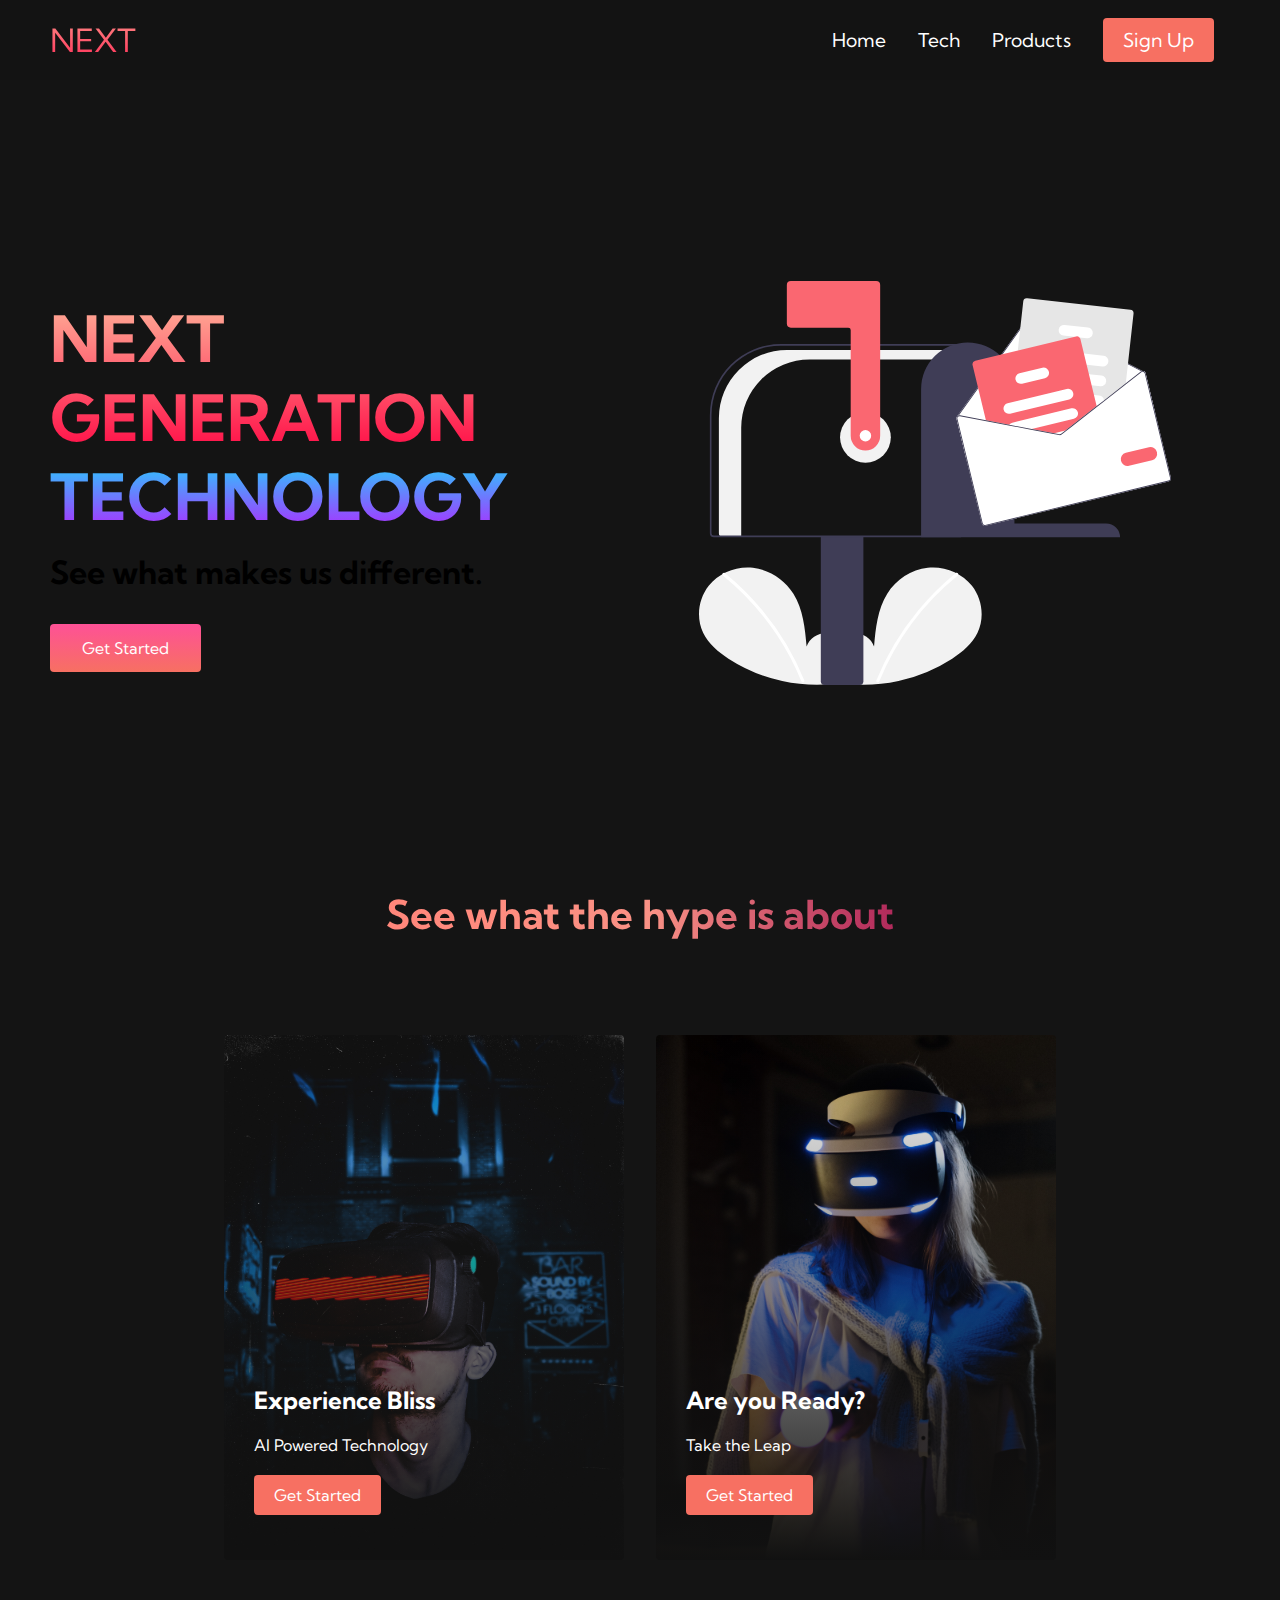
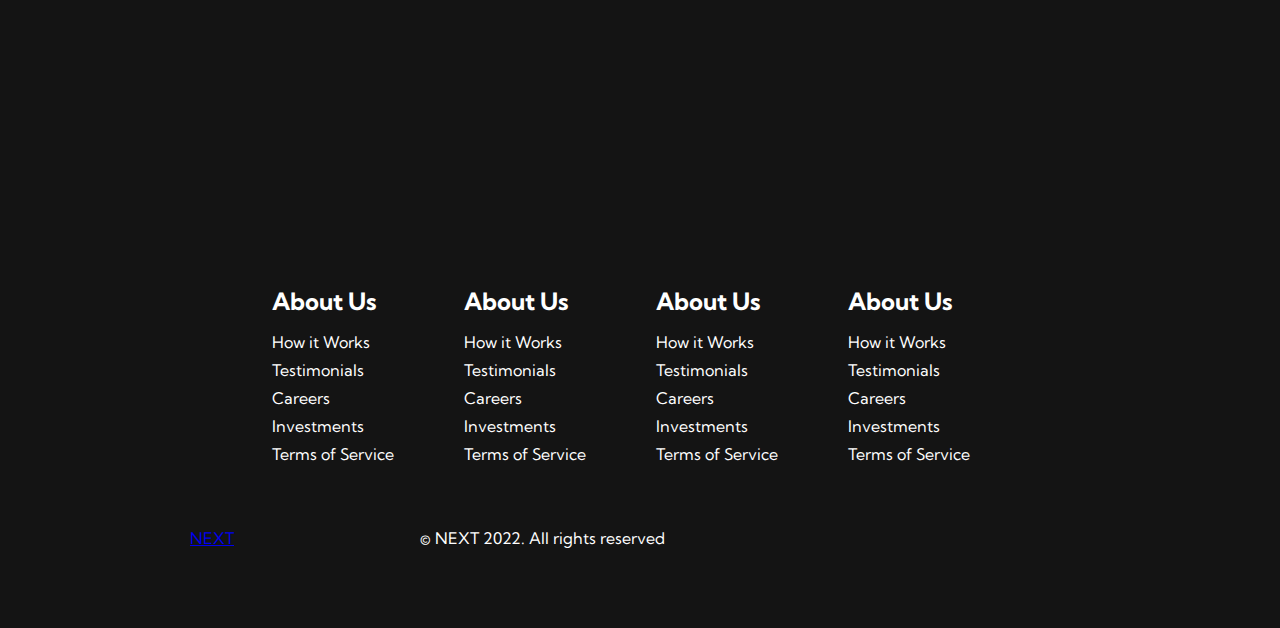
<file: index.html>
<!DOCTYPE html>
<html lang="en">
<head>
    <meta charset="UTF-8">
    <meta http-equiv="X-UA-Compatible" content="IE=edge">
    <meta name="viewport" content="width=device-width, initial-scale=1.0">
    <title>NEXT Website</title>
    <link rel="stylesheet" href="styles.css">
    <link href="https://fonts.googleapis.com/css2?family=Kumbh+Sans:wght@400;700&display=swap" rel="stylesheet">
</head>
<body>
    <!--Navbar Section-->
    <nav class="navbar">
        <div class="navbar__container">
            <a href="/" id="navbar__logo">NEXT</a>
            <div class="navbar__toggle" id="mobile-menu">
                <span class="bar"></span>
                <span class="bar"></span>
                <span class="bar"></span>
            </div>
            <ul class="navbar__menu">
                <li class="navbar__item">
                    <a href="/" class="navbar__links">Home</a>
                </li>
                <li class="navbar__item">
                    <a href="/tech.html" class="navbar__links">Tech</a>
                </li>
                <li class="navbar__item">
                    <a href="/" class="navbar__links">Products</a>
                </li>
                <li class="navbar__btn">
                    <a href="/" class="button">Sign Up</a>
                </li>
            </ul>
        </div>
    </nav>
    
    <!--Hero Section-->
    <div class="main">
        <div class="main__container">
            <div class="main__content">
                <h1>NEXT GENERATION</h1>
                <h2>TECHNOLOGY</h2>
                <p>See what makes us different.</p>
                <button class="main__btn"><a href="/">Get Started</a></button>
            </div>
            <div class="main__img--container">
                <img src="images/pic1.svg" alt="pic" id="main__img">
            </div>
        </div>
    </div>

    <!--Services Section-->
    <div class="services">
        <h1>See what the hype is about</h1>
        <div class="services__container">
            <div class="services__card">
                <h2>Experience Bliss</h2>
                <p>AI Powered Technology</p>
                <button>Get Started</button>
            </div>
            <div class="services__card">
                <h2>Are you Ready?</h2>
                <p>Take the Leap</p>
                <button>Get Started</button>
            </div>
        </div>
    </div>

    <!--Footer-->
    <div class="footer__container">
        <div class="footer__links">
            <div class="footer__link--wrapper">
                <div class="footer__link--items">
                    <h2>About Us</h2>
                    <a href="/">How it Works</a>
                    <a href="/">Testimonials</a>
                    <a href="/">Careers</a>
                    <a href="/">Investments</a>
                    <a href="/">Terms of Service</a>
                </div>
                <div class="footer__link--items">
                    <h2>About Us</h2>
                    <a href="/">How it Works</a>
                    <a href="/">Testimonials</a>
                    <a href="/">Careers</a>
                    <a href="/">Investments</a>
                    <a href="/">Terms of Service</a>
                </div>
            </div>
            <div class="footer__link--wrapper">
                <div class="footer__link--items">
                    <h2>About Us</h2>
                    <a href="/">How it Works</a>
                    <a href="/">Testimonials</a>
                    <a href="/">Careers</a>
                    <a href="/">Investments</a>
                    <a href="/">Terms of Service</a>
                </div>
                <div class="footer__link--items">
                    <h2>About Us</h2>
                    <a href="/">How it Works</a>
                    <a href="/">Testimonials</a>
                    <a href="/">Careers</a>
                    <a href="/">Investments</a>
                    <a href="/">Terms of Service</a>
                </div>
            </div>
        </div>
        <div class="social__media">
            <div class="social__media--wrap">
                <div class="footer__logo">
                    <a href="/" id="footer_logo"><i class="fas-fa-gem"></i>NEXT</a>
                </div>
                <p class="website__rights">© NEXT 2022. All rights reserved</p>
                <div class="social__icons">
                    <a href="/" class="social__icon--link" target="_blank">
                        <i class="fab fa-facebook"></i>
                    </a>
                    <a href="/" class="social__icon--link" target="_blank">
                        <i class="fab fa-instagram"></i>
                    </a>
                    <a href="/" class="social__icon--link" target="_blank">
                        <i class="fab fa-twitter"></i>
                    </a>
                    <a href="/" class="social__icon--link" target="_blank">
                        <i class="fab fa-linkedin"></i>
                    </a>
                    <a href="/" class="social__icon--link" target="_blank">
                        <i class="fab fa-youtube"></i>
                    </a>
                </div>
            </div>
        </div>
    </div>

    <script src="app.js"></script>
</body>
</html>
</file>
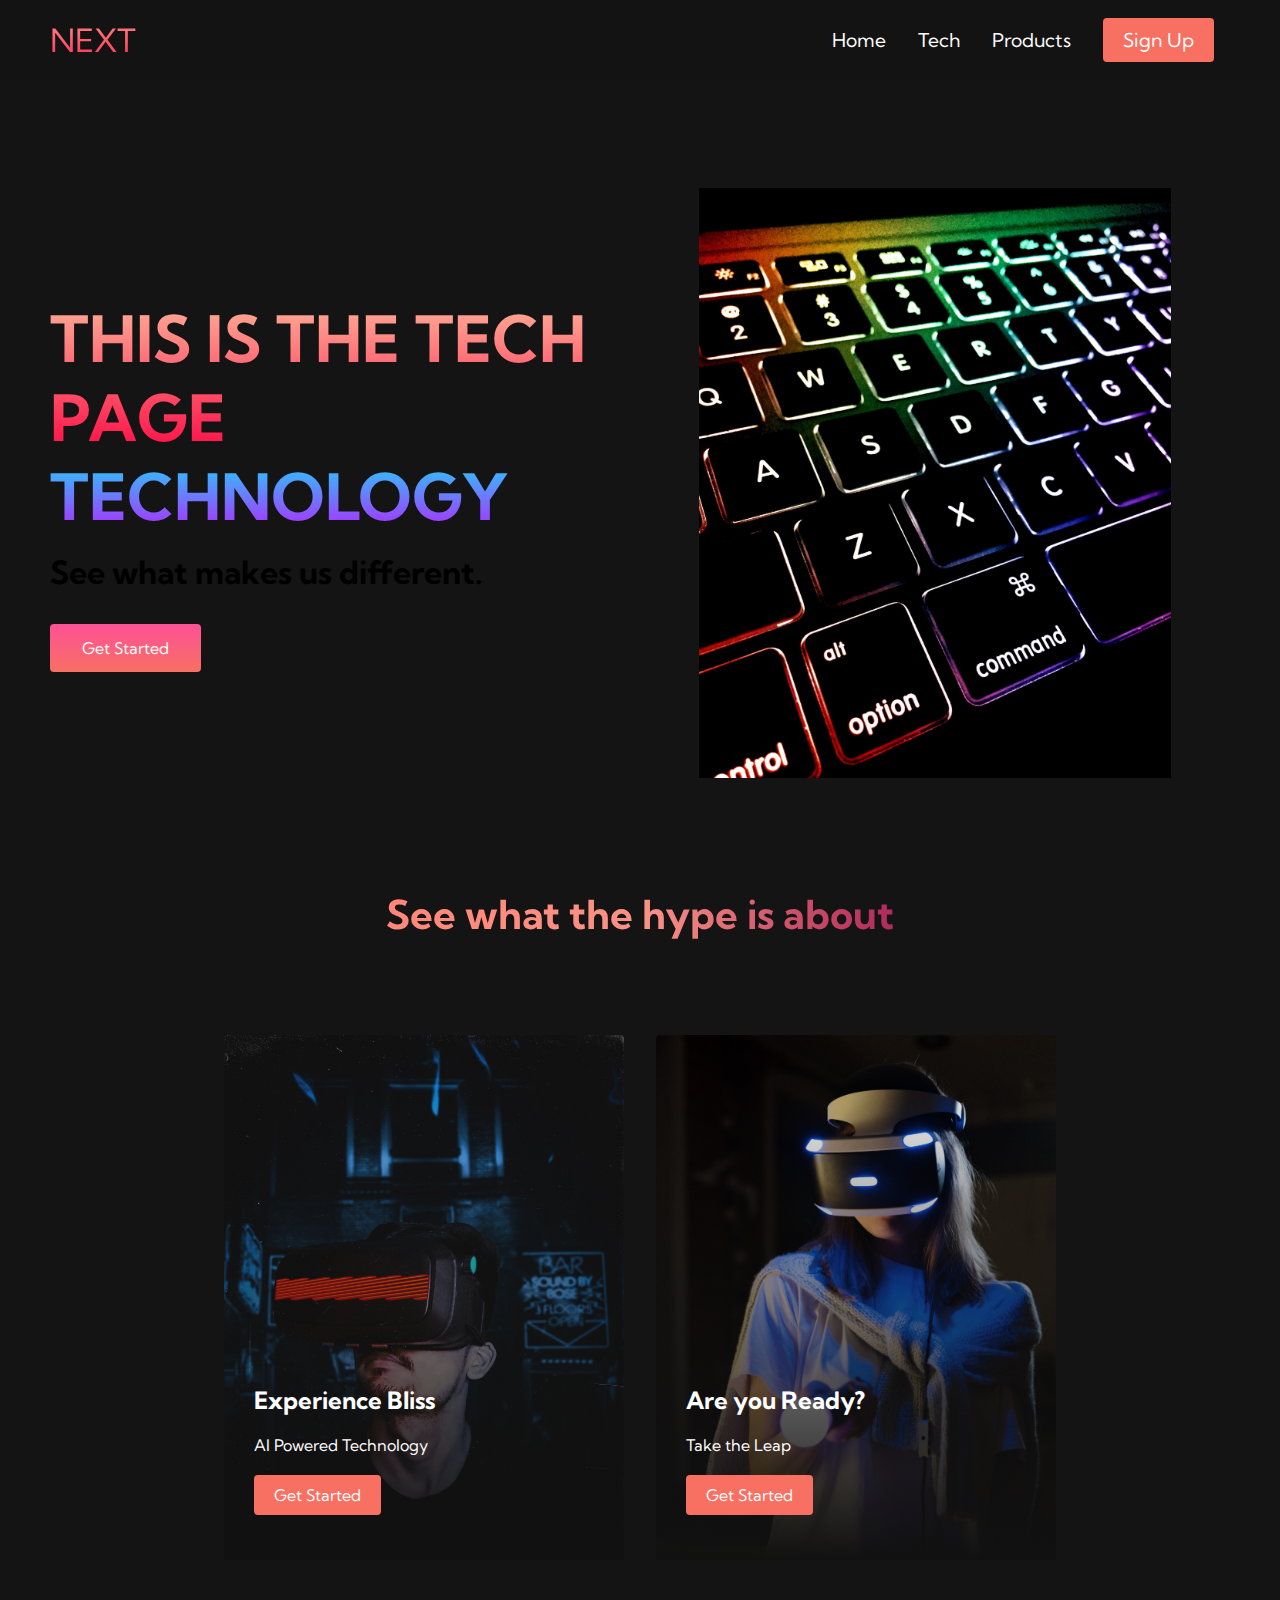
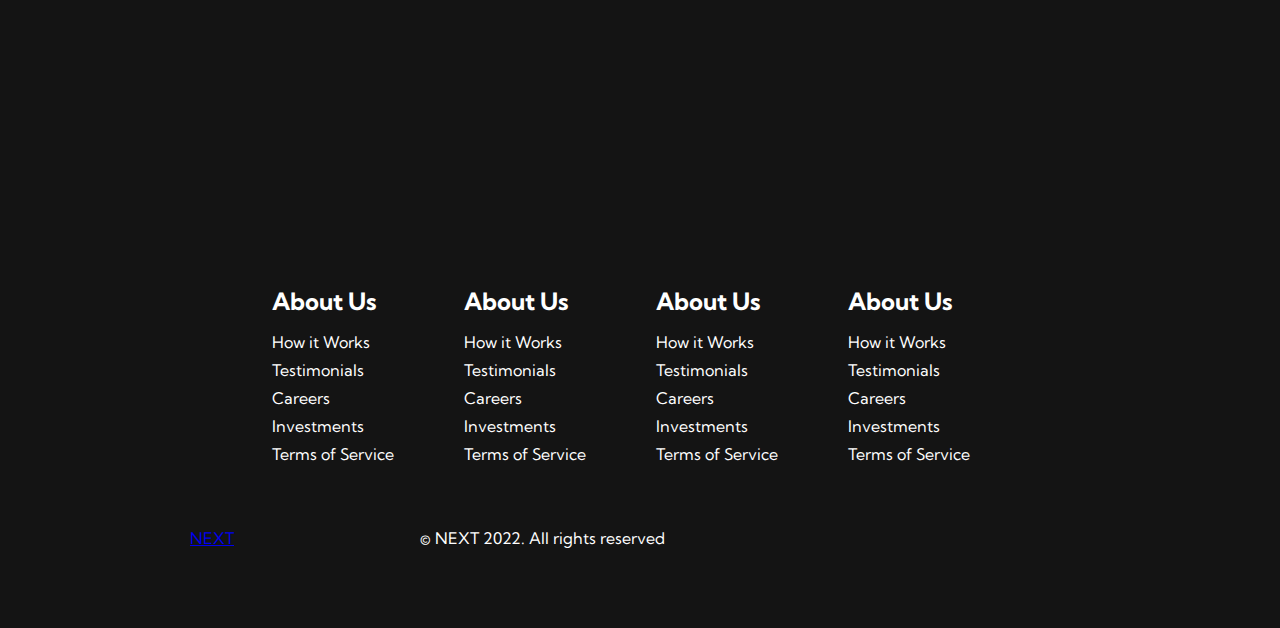
<file: tech.html>
<!DOCTYPE html>
<html lang="en">
<head>
    <meta charset="UTF-8">
    <meta http-equiv="X-UA-Compatible" content="IE=edge">
    <meta name="viewport" content="width=device-width, initial-scale=1.0">
    <title>NEXT Website</title>
    <link rel="stylesheet" href="styles.css">
    <link href="https://fonts.googleapis.com/css2?family=Kumbh+Sans:wght@400;700&display=swap" rel="stylesheet">
</head>
<body>
    <!--Navbar Section-->
    <nav class="navbar">
        <div class="navbar__container">
            <a href="/" id="navbar__logo">NEXT</a>
            <div class="navbar__toggle" id="mobile-menu">
                <span class="bar"></span>
                <span class="bar"></span>
                <span class="bar"></span>
            </div>
            <ul class="navbar__menu">
                <li class="navbar__item">
                    <a href="/" class="navbar__links">Home</a>
                </li>
                <li class="navbar__item">
                    <a href="/tech.html" class="navbar__links">Tech</a>
                </li>
                <li class="navbar__item">
                    <a href="/" class="navbar__links">Products</a>
                </li>
                <li class="navbar__btn">
                    <a href="/" class="button">Sign Up</a>
                </li>
            </ul>
        </div>
    </nav>
    
    <!--Hero Section-->
    <div class="main">
        <div class="main__container">
            <div class="main__content">
                <h1>THIS IS THE TECH PAGE</h1>
                <h2>TECHNOLOGY</h2>
                <p>See what makes us different.</p>
                <button class="main__btn"><a href="/">Get Started</a></button>
            </div>
            <div class="main__img--container">
                <img src="images/pic2.jpg" alt="pic" id="main__img">
            </div>
        </div>
    </div>

    <!--Services Section-->
    <div class="services">
        <h1>See what the hype is about</h1>
        <div class="services__container">
            <div class="services__card">
                <h2>Experience Bliss</h2>
                <p>AI Powered Technology</p>
                <button>Get Started</button>
            </div>
            <div class="services__card">
                <h2>Are you Ready?</h2>
                <p>Take the Leap</p>
                <button>Get Started</button>
            </div>
        </div>
    </div>

    <!--Footer-->
    <div class="footer__container">
        <div class="footer__links">
            <div class="footer__link--wrapper">
                <div class="footer__link--items">
                    <h2>About Us</h2>
                    <a href="/">How it Works</a>
                    <a href="/">Testimonials</a>
                    <a href="/">Careers</a>
                    <a href="/">Investments</a>
                    <a href="/">Terms of Service</a>
                </div>
                <div class="footer__link--items">
                    <h2>About Us</h2>
                    <a href="/">How it Works</a>
                    <a href="/">Testimonials</a>
                    <a href="/">Careers</a>
                    <a href="/">Investments</a>
                    <a href="/">Terms of Service</a>
                </div>
            </div>
            <div class="footer__link--wrapper">
                <div class="footer__link--items">
                    <h2>About Us</h2>
                    <a href="/">How it Works</a>
                    <a href="/">Testimonials</a>
                    <a href="/">Careers</a>
                    <a href="/">Investments</a>
                    <a href="/">Terms of Service</a>
                </div>
                <div class="footer__link--items">
                    <h2>About Us</h2>
                    <a href="/">How it Works</a>
                    <a href="/">Testimonials</a>
                    <a href="/">Careers</a>
                    <a href="/">Investments</a>
                    <a href="/">Terms of Service</a>
                </div>
            </div>
        </div>
        <div class="social__media">
            <div class="social__media--wrap">
                <div class="footer__logo">
                    <a href="/" id="footer_logo"><i class="fas-fa-gem"></i>NEXT</a>
                </div>
                <p class="website__rights">© NEXT 2022. All rights reserved</p>
                <div class="social__icons">
                    <a href="/" class="social__icon--link" target="_blank">
                        <i class="fab fa-facebook"></i>
                    </a>
                    <a href="/" class="social__icon--link" target="_blank">
                        <i class="fab fa-instagram"></i>
                    </a>
                    <a href="/" class="social__icon--link" target="_blank">
                        <i class="fab fa-twitter"></i>
                    </a>
                    <a href="/" class="social__icon--link" target="_blank">
                        <i class="fab fa-linkedin"></i>
                    </a>
                    <a href="/" class="social__icon--link" target="_blank">
                        <i class="fab fa-youtube"></i>
                    </a>
                </div>
            </div>
        </div>
    </div>

    <script src="app.js"></script>
</body>
</html>
</file>
<file: styles.css>
* {
    box-sizing: border-box;
    margin: 0;
    padding: 0;
    font-family: "Kumbh Sans", sans-serif;
}

/* Navbar Section */

.navbar {
    background: #131313;
    height: 80px;
    display: flex;
    justify-content: center;
    align-items: center;
    font-size: 1.2rem;
    position: sticky;
    top: 0;
    z-index: 999;
}

.navbar__container {
    display: flex;
    justify-content: space-between;
    height: 80px;
    z-index: 1;
    width: 100%;
    max-width: 1300px;
    margin: 0 auto;
    padding: 0 50px;
}

#navbar__logo {
    background-color: #ff8177;
    background-image: linear-gradient(to top, #ff0844 0%, #ffb199 100%);
    background-size: 100%;
    -webkit-background-clip: text;
    -moz-background-clip: text;
    -webkit-text-fill-color: transparent;
    -moz-text-fill-color: transparent;
    display: flex;
    align-items: center;
    cursor: pointer;
    text-decoration: none;
    font-size: 2rem;
}

.fa-gem {
    margin-right: 0.5rem;
}

.navbar__menu {
    display: flex;
    align-items: center;
    list-style: none;
    text-align: center;
}

.navbar__item {
    height: 80px;
}

.navbar__links {
    color: white;
    display: flex;
    align-items: center;
    justify-content: center;
    text-decoration: none;
    padding: 0 1rem;
    height: 100%;
}

.navbar__btn {
    display: flex;
    justify-content: center;
    align-items: center;
    padding: 0 1rem;
    width: 100%;
}

.button {
    display: flex;
    justify-content: center;
    align-items: center;
    text-decoration: none;
    padding: 10px 20px;
    height: 100%;
    width: 100%;
    border: none;
    outline: none;
    border-radius: 4px;
    background: #f77062;
    color: #fff;
}

.button:hover {
    background: #4837ff;
    transition: all 0.3s ease;
}

.navbar__links:hover {
    color: #f77062;
    transition: all 0.3s ease;
}

@media screen and (max-width: 960px) {
    .navbar__container {
        display: flex;
        justify-content: space-between;
        height: 80px;
        z-index: 1;
        width: 100%;
        max-width: 1300px;
        padding: 0;
    }

    .navbar__menu {
        display: grid;
        grid-template-columns: auto;
        margin: 0;
        width: 100%;
        position: absolute;
        top: -1000px;
        opacity: 0;
        transition: all 0.5s ease;
        height: 50vh;
        z-index: -1;
        background: #131313;
    }

    .navbar__menu.active {
        background: #131313;
        top: 100%;
        opacity: 1;
        transition: all 0.5s ease;
        z-index: 99;
        height: 50vh;
        font-size: 1.6rem;
    }

    #navbar__logo {
        padding-left: 25px;
    }

    .navbar__toggle .bar {
        width: 25px;
        height: 3px;
        margin: 5px auto;
        transition: all 0.3s ease-in-out;
        background: #fff;
    }

    .navbar__item {
        width: 100%;
    }

    .navbar__links {
        text-align: center;
        padding: 2rem;
        width: 100%;
        display: table;
    }

    #mobile-menu {
        position: absolute;
        top: 20%;
        right: 5%;
        transform: translate(5%, 20%);
    }

    .navbar__btn {
        padding-bottom: 2rem;
    }

    .button {
        display: flex;
        justify-content: center;
        align-items: center;
        width: 80%;
        height: 80px;
        margin: 0;
    }

    .navbar__toggle .bar {
        display: block;
        cursor: pointer;
    }

    #mobile-menu.is-active .bar:nth-child(2) {
        opacity: 0;
    }

    #mobile-menu.is-active .bar:nth-child(1) {
        transform: translateY(8px) rotate(45deg);
    }

    #mobile-menu.is-active .bar:nth-child(3) {
        transform: translateY(-8px) rotate(-45deg);
    }
}

/* Hero Section */
.main {
    background-color: #141414;
}

.main__container {
    display: grid;
    grid-template-columns: 1fr 1fr;
    align-items: center;
    justify-self: center;
    margin: 0 auto;
    height: 90vh;
    background-color: #141414;
    z-index: 1;
    width: 100%;
    max-width: 1300px;
    padding: 0 50px;
}

.main__content h1 {
    font-size: 4rem;
    background-color: #ff8177;
    background-image: linear-gradient(to top, #ff0844 0%, #ffb199 100%);
    background-size: 100%;
    -webkit-background-clip: text;
    -moz-background-clip: text;
    -webkit-text-fill-color: transparent;
    -moz-text-filled-color: transparent;
}

.main__content h2 {
    font-size: 4rem;
    background-color: #ff8177;
    background-image: linear-gradient(to top, #b721ff 0%, #21d4fd 100%);
    background-size: 100%;
    -webkit-background-clip: text;
    -moz-background-clip: text;
    -webkit-text-fill-color: transparent;
    -moz-text-filled-color: transparent;
}

.main__content p {
    margin-top: 1rem;
    font-size: 2rem;
    font-weight: 700;
}

.main__btn {
    font-size: 1rem;
    background-image: linear-gradient(to top, #f77062 0%, #fe5196 100%);
    padding: 14px 32px;
    border: none;
    border-radius: 4px;
    color: #fff;
    margin-top: 2rem;
    cursor: pointer;
    position: relative;
    transition: all 0.35s;
    outline: none;
}

.main__btn a {
    position: relative;
    z-index: 2;
    color: #fff;
    text-decoration: none;
}

.main__btn:after {
    position: absolute;
    content: "";
    top: 0;
    left: 0;
    width: 0;
    height: 100%;
    background: #4837ff;
    transition: all 0.35s;
    border-radius: 4px;
}

.main__btn:hover {
    color: #fff;

}

.main__btn:hover:after {
    width: 100%;
}

.main__img--container {
    text-align: center;
}

#main__img {
    height: 80%;
    width: 80%;
}

/* Mobile Responsive */

@media screen and (max-width: 768px) {
    .main__container {
        display: grid;
        grid-template-columns: auto;
        align-items: center;
        justify-self: center;
        width: 100%;
        margin: 0 auto;
        height: 90vh;
    }

    .main__content {
        text-align: center;
        margin-bottom: 4rem;
    }

    .main__content h1 {
        font-size: 2.5rem;
        margin-top: 2rem;
    }

    .main__content h2 {
        font-size: 3rem;
    }

    .main__content p {
        margin-top: 1rem;
        font-size: 1.5rem;
    }
}

@media screen and (max-width: 480px) {
    .main__content h1 {
        font-size: 2rem;
        margin-top: 3rem;
    }

    .main__content h2 {
        font-size: 2rem;
    }

    .main__content p {
        margin-top: 2rem;
        font-size: 1.5rem;
    }

    .main_btn {
        padding: 12px 36px;
        margin: 2.5rem 0;
    }
}

/* Services Section */
.services {
    background: #141414;
    display: flex;
    flex-direction: column;
    align-items: center;
    height: 100vh;
}

.services h1 {
    background-color: #ff8177;
    background-image: linear-gradient(
        to right,
        #ff8177 0%,
        #ff867a 0%,
        #ff8c7f 21%,
        #f99185 52%,
        #cf556c 78%,
        #b12a5b 100%
    );
    background-size: 100%;
    margin-bottom: 5rem;
    font-size: 2.5rem;
    -webkit-background-clip: text;
    -moz-background-clip: text;
    -webkit-text-fill-color: transparent;
    -moz-text-filled-color: transparent;
}

.services__container {
    display: flex;
    justify-content: center;
    flex-wrap: wrap;
}

.services__card {
    margin: 1rem;
    height: 525px;
    width: 400px;
    border-radius: 4px;
    background-image: linear-gradient(
        to bottom,
        rgba(0, 0, 0, 0) 0%,
        rgba(17, 17, 17) 100%
    ), url("/images/pic3.jpg");
    background-size: cover;
    position: relative;
    color: #fff;
}

.services__card:nth-child(2) {
    background-image: linear-gradient(
        to bottom,
        rgba(0, 0, 0, 0) 0%,
        rgba(17, 17, 17) 100%
    ), url("/images/pic4.jpg");
}

.services h2 {
    position: absolute;
    top: 350px;
    left: 30px;
}

.services__card p {
    position: absolute;
    top: 400px;
    left: 30px;
}

.services__card button {
    color: #fff;
    padding: 10px 20px;
    border: none;
    outline: none;
    border-radius: 4px;
    background: #f77062;
    position: absolute;
    top: 440px;
    left: 30px;
    font-size: 1rem;
    cursor: pointer;
}

.services__card:hover {
    transform: scale(1.075);
    transition: 0.2s ease-in;
    cursor: pointer;
}

@media screen and (max-width: 960px) {
    .services {
        height: 1600px;
    }

    .services h1 {
        font-size: 2rem;
        margin-top: 12rem;
    }
}

@media screen and (max-width: 480px) {
    .services {
        height: 1400px;
    }

    .services h1 {
        font-size: 1.2rem;
    }

    .services__card {
        width: 300px;
    }
}

/* Footer */

.footer__container {
    background-color: #141414;
    padding: 5rem 0;
    display: flex;
    flex-direction: column;
    justify-content: center;
    align-items: center;
}

#footer__logo {
    color: #fff;
    display: flex;
    align-items: center;
    cursor: pointer;
    text-decoration: none;
    font-size: 2rem;
}

.footer__links {
    width: 100%;
    max-width: 1000px;
    display: flex;
    justify-content: center;
}

.footer__link--wrapper {
    display: flex;
}

.footer__link--items {
    display: flex;
    flex-direction: column;
    align-items: flex-start;
    margin: 16px;
    text-align: left;
    width: 160px;
    box-sizing: border-box;
}

.footer__link--items h2 {
    margin-bottom: 16px;
}

.footer__link--items > h2 {
    color: #fff;
}

.footer__link--items a {
    color: #fff;
    text-decoration: none;
    margin-bottom: 0.5rem;
}

.footer__link--items a:hover {
    color: #e9e9e9;
    transition: 0.3 ease-out;
}

/* Social Icons */
.social__icon--link {
    color: #fff;
    font-size: 24px;
}

.social__media {
    max-width: 1000px;
    width: 100%;
}

.social__media--wrap {
    display: flex;
    justify-content: space-between;
    align-items: center;
    width: 90%;
    max-width: 1000px;
    margin: 40px auto 0 auto;
}

.social__icons {
    display: flex;
    justify-content: space-between;
    align-items: center;
    width: 240px;
}

.social__logo {
    color: #fff;
    display: flex;
    justify-self: flex-start;
    margin-left: 20px;
    cursor: pointer;
    text-decoration: none;
    font-size: 2rem;
    align-items: center;
    margin-bottom: 16px;
}

.website__rights {
    color: #fff;
}

@media screen and (max-width: 960px) {
    .footer__links {
        padding-top: 2rem;
    }

    #footer__logo {
        margin-bottom: 2rem;
    }

    .website__rights {
        margin-bottom: 2rem;
    }

    .footer__link--wrapper {
        flex-direction: column;
    }

    .social__media--wrap {
        flex-direction: column;
    }
}

@media screen and (max-width: 480px) {
    .footer__link--items {
        margin: 0;
        padding: 10px;
        width: 100%;
    }
}
</file>
